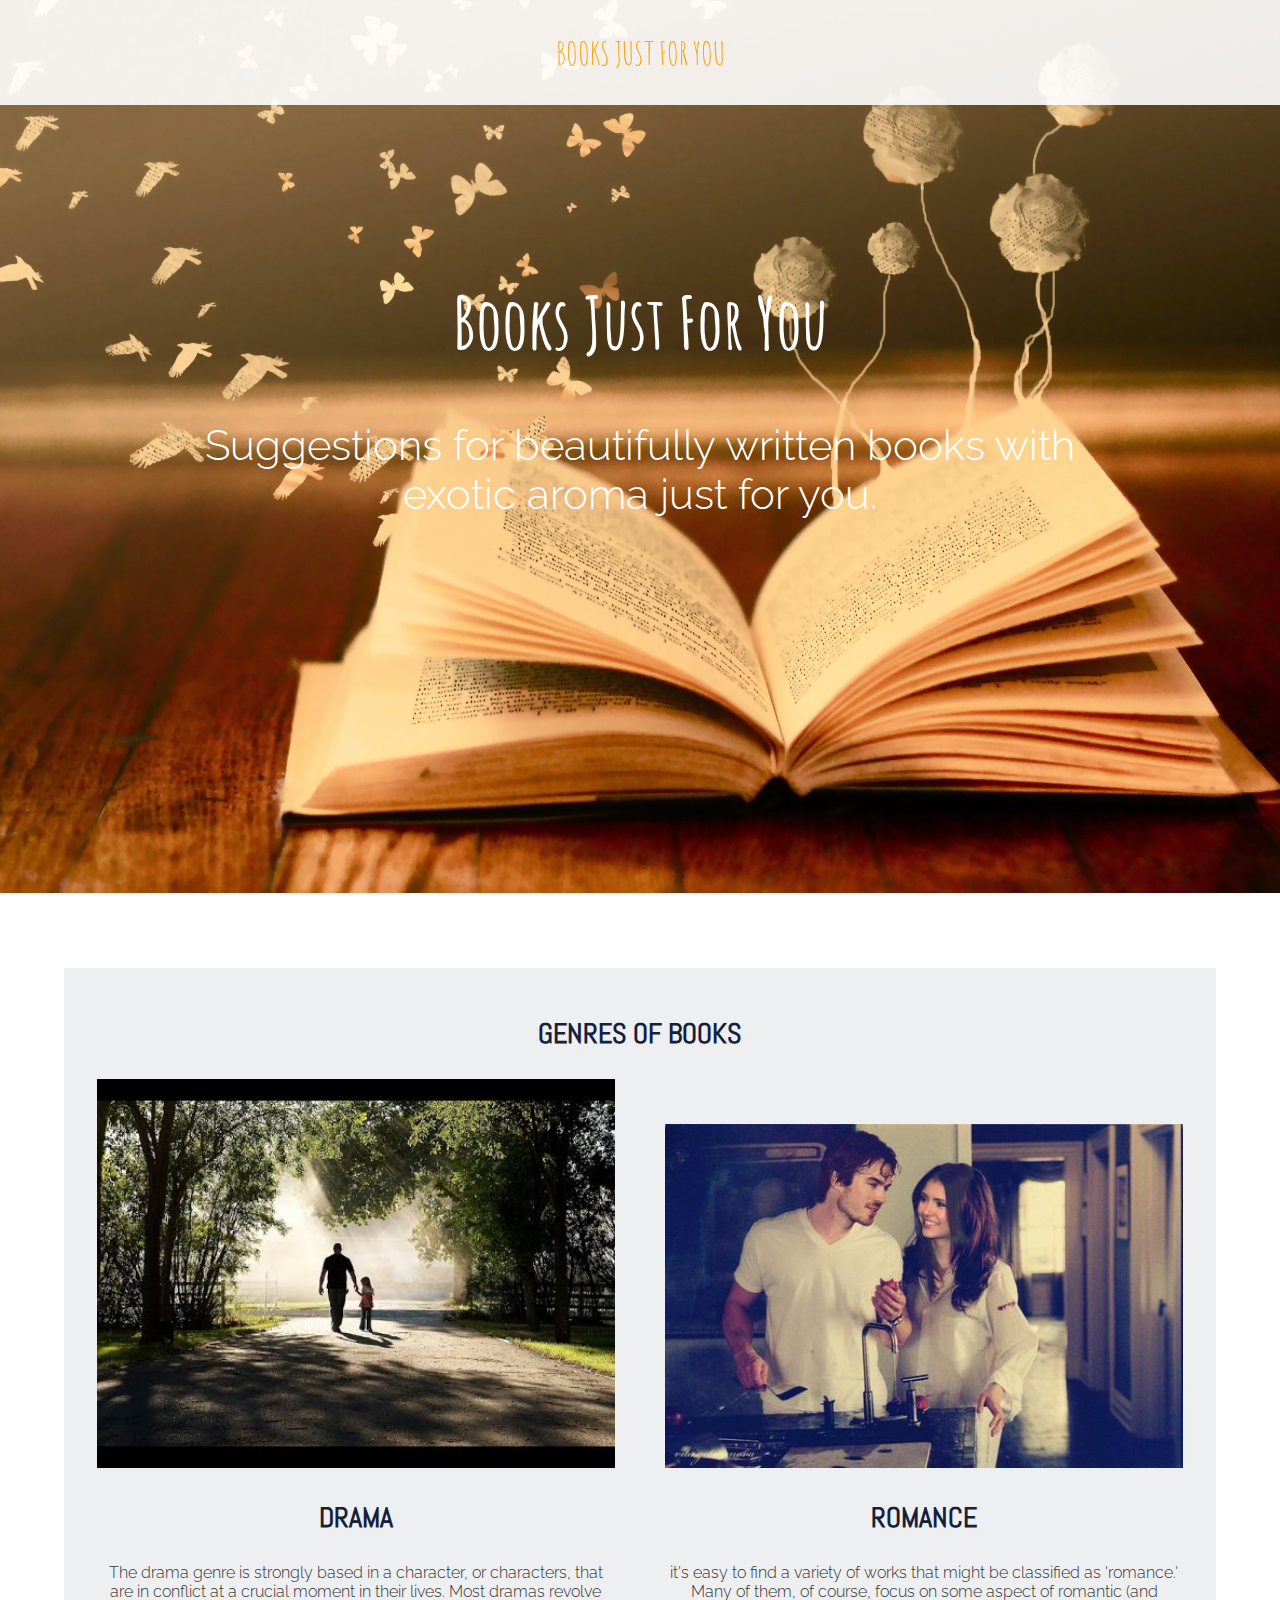
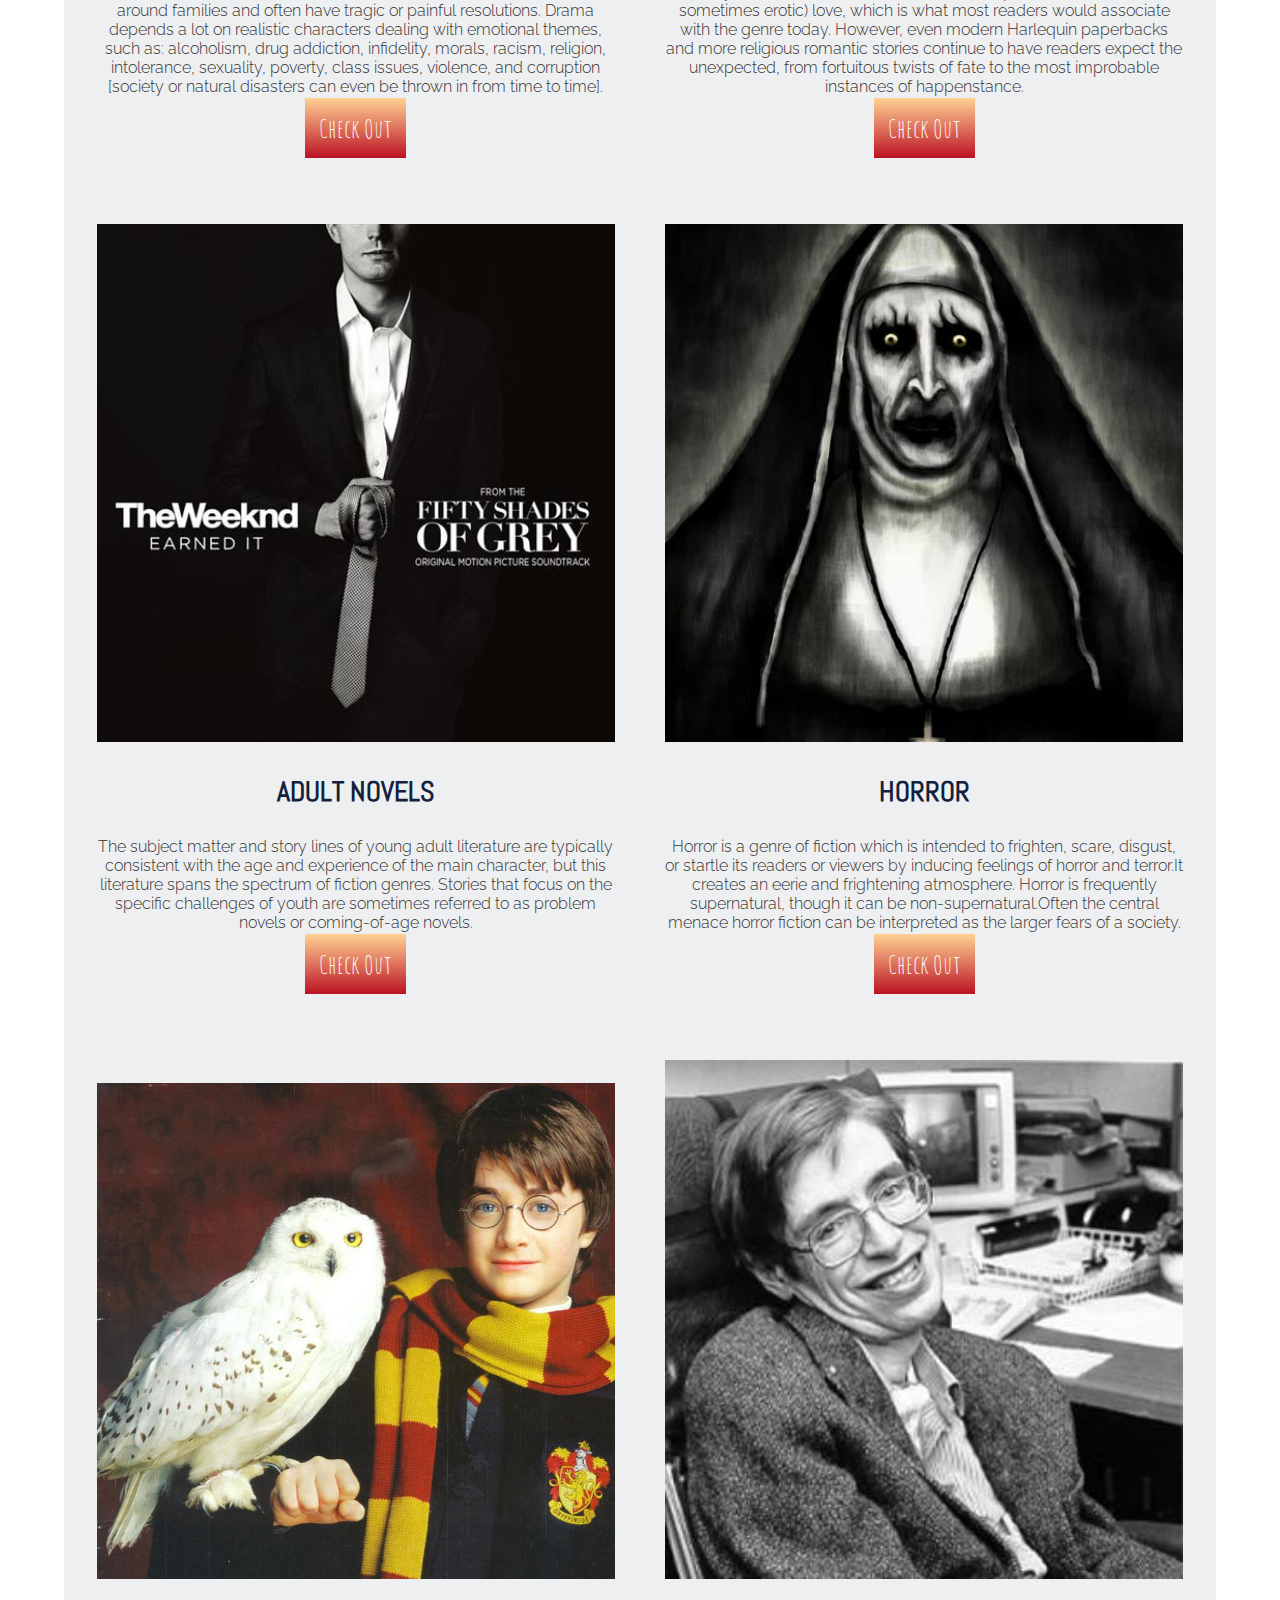
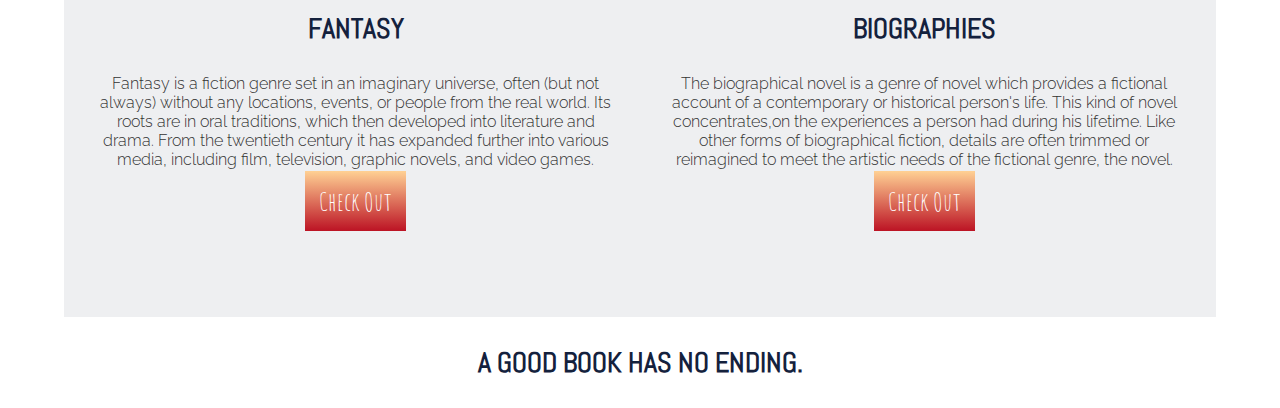
<file: index.html>
<!DOCTYPE html>
<html>
<head>
  <title>Books For You</title>
  <link href="https://fonts.googleapis.com/css?family=Abel|Amatic+SC|Raleway:100,200,300,400,500,600,700,800,900" rel="stylesheet">
  <link rel="stylesheet" type="text/css" href="style.css">
</head>
<body>

  <div class="navigation">
    <ul>
      <li id="logo">Books just for you</li>
    </ul>
  </div>

  <div id="cover">
    <div class="cover-content">
      <h1>Books Just For You</h1>
      <h2>Suggestions for beautifully written books with exotic aroma just for you.</h2>
      
    </div>
  </div>

  <div class="products">
    <h3 class="blue">Genres of Books</h3>
    <div class="product">
      <img src="drama.jpg">
      <h3>Drama</h3>
      <p>The drama genre is strongly based in a character, or characters, that are in conflict at a crucial moment in their lives. Most dramas revolve around families and often have tragic or painful resolutions.
Drama depends a lot on realistic characters dealing with emotional themes, such as: alcoholism, drug addiction, infidelity, morals, racism, religion, intolerance, sexuality, poverty, class issues, violence, and corruption [society or natural disasters can even be thrown in from time to time].</p>
      <a href="drama.html" class="btn">Check Out</a>
    </div>

    <div class="product">
      <img src="romance.jpg">
      <h3>Romance</h3>
      <p>it's easy to find a variety of works that might be classified as 'romance.' Many of them, of course, focus on some aspect of romantic (and sometimes erotic) love, which is what most readers would associate with the genre today. However, even modern Harlequin paperbacks and more religious romantic stories continue to have readers expect the unexpected, from fortuitous twists of fate to the most improbable instances of happenstance.</p>
      <a href="romance.html" class="btn">Check Out</a>
    </div>

    <div class="product">
      <img src="adult.jpg">
      <h3>Adult Novels</h3>
      <p>The subject matter and story lines of young adult literature are typically consistent with the age and experience of the main character, but this literature spans the spectrum of fiction genres. Stories that focus on the specific challenges of youth are sometimes referred to as problem novels or coming-of-age novels.</p>
      
      <a href="adult.html" class="btn">Check Out</a>
    </div>

    <div class="product">
      <img src="horro.jpg">
      <h3>Horror</h3>
      <p>Horror is a genre of fiction which is intended to frighten, scare, disgust, or startle its readers or viewers by inducing feelings of horror and terror.It creates an eerie and frightening atmosphere. Horror is frequently supernatural, though it can be non-supernatural.Often the central menace horror fiction can be interpreted as the larger fears of a society.</p>
      
      <a href="horror.html" class="btn">Check Out</a>
    </div>
  
    <div class="product">
      <img src="harry.jpg">
      <h3>Fantasy</h3>
      <p>Fantasy is a fiction genre set in an imaginary universe, often (but not always) without any locations, events, or people from the real world. Its roots are in oral traditions, which then developed into literature and drama. From the twentieth century it has expanded further into various media, including film, television, graphic novels, and video games.</p>
      
      <a href="fantasy.html" class="btn">Check Out</a>
    </div>

    <div class="product">
      <img src="stephen.jpg">
      <h3>Biographies</h3>
      <p>The biographical novel is a genre of novel which provides a fictional account of a contemporary or historical person's life. This kind of novel concentrates,on the experiences a person had during his lifetime. Like other forms of biographical fiction, details are often trimmed or reimagined to meet the artistic needs of the fictional genre, the novel.</p>
      
      <a href="bio.html" class="btn">Check Out</a>
    </div>

    
  </div>
  <h3>A good book has no ending.</h3>
  
</body>
</html>
</file>
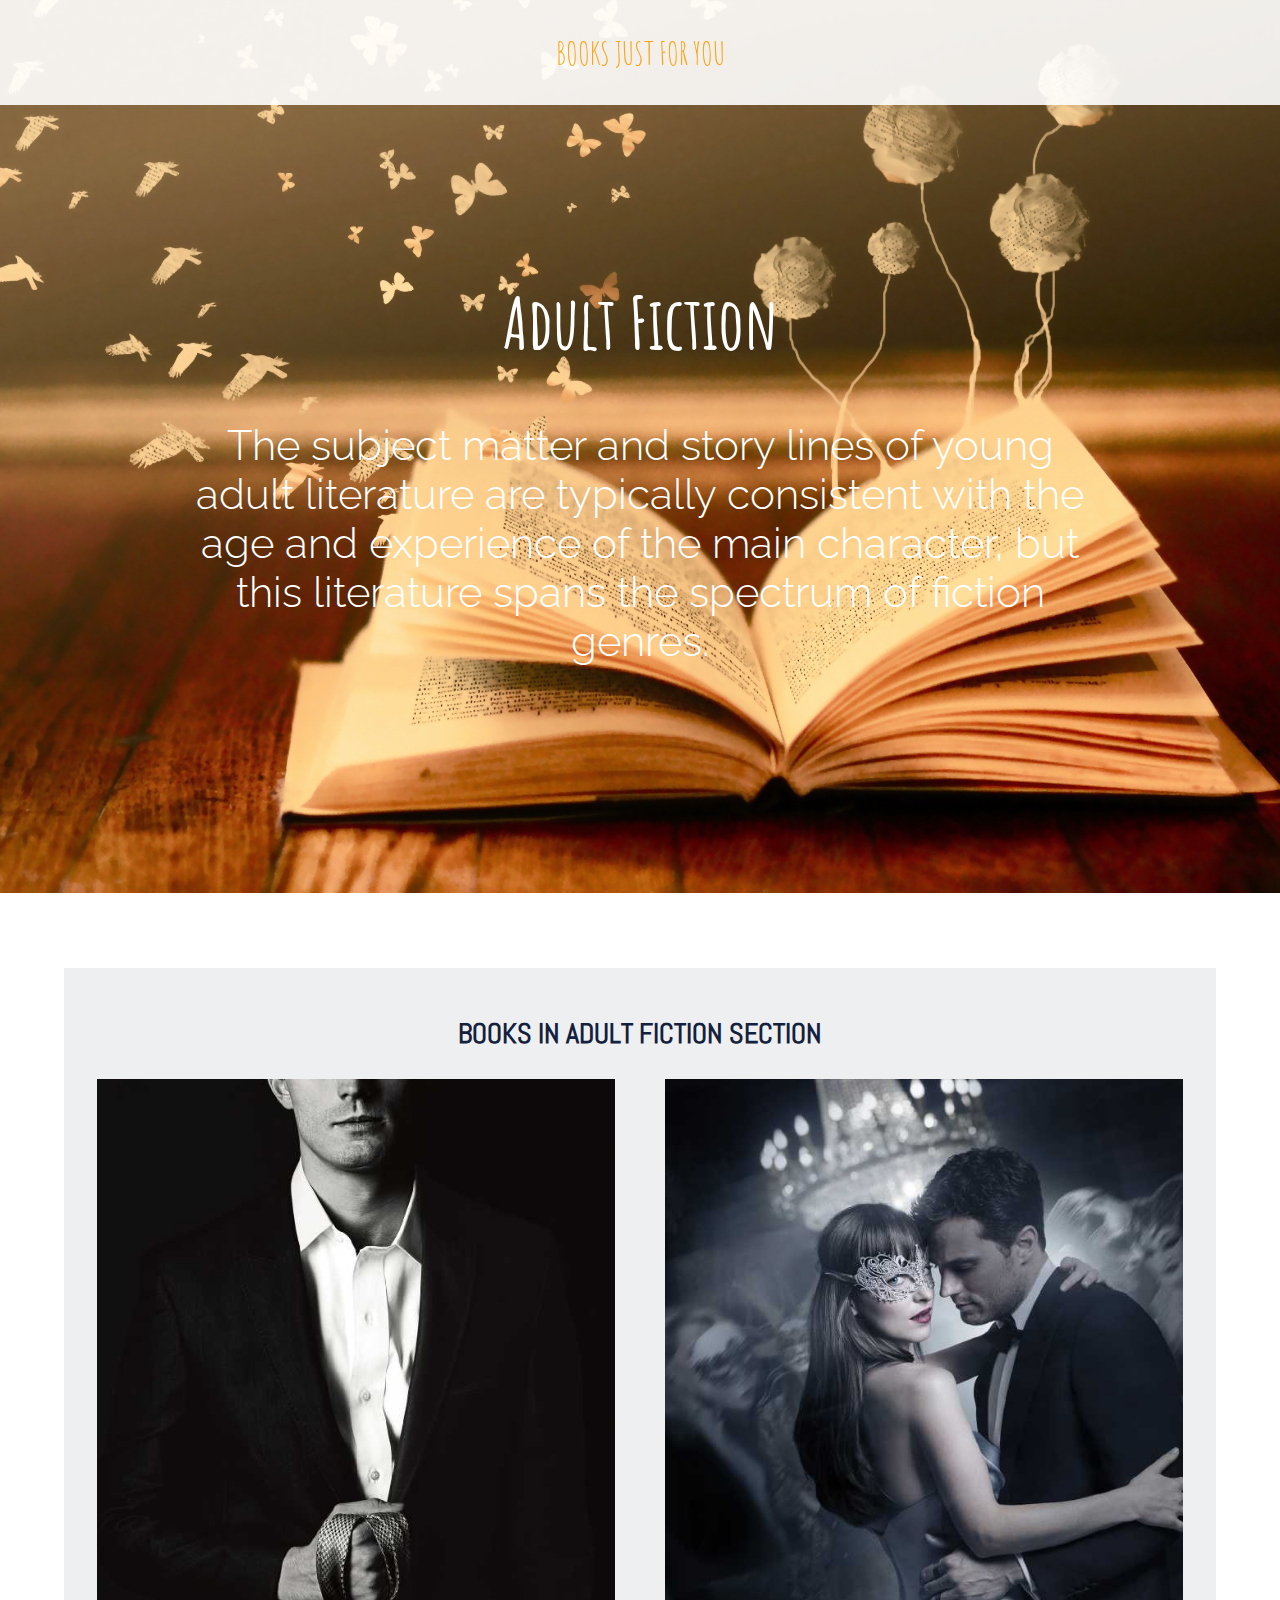
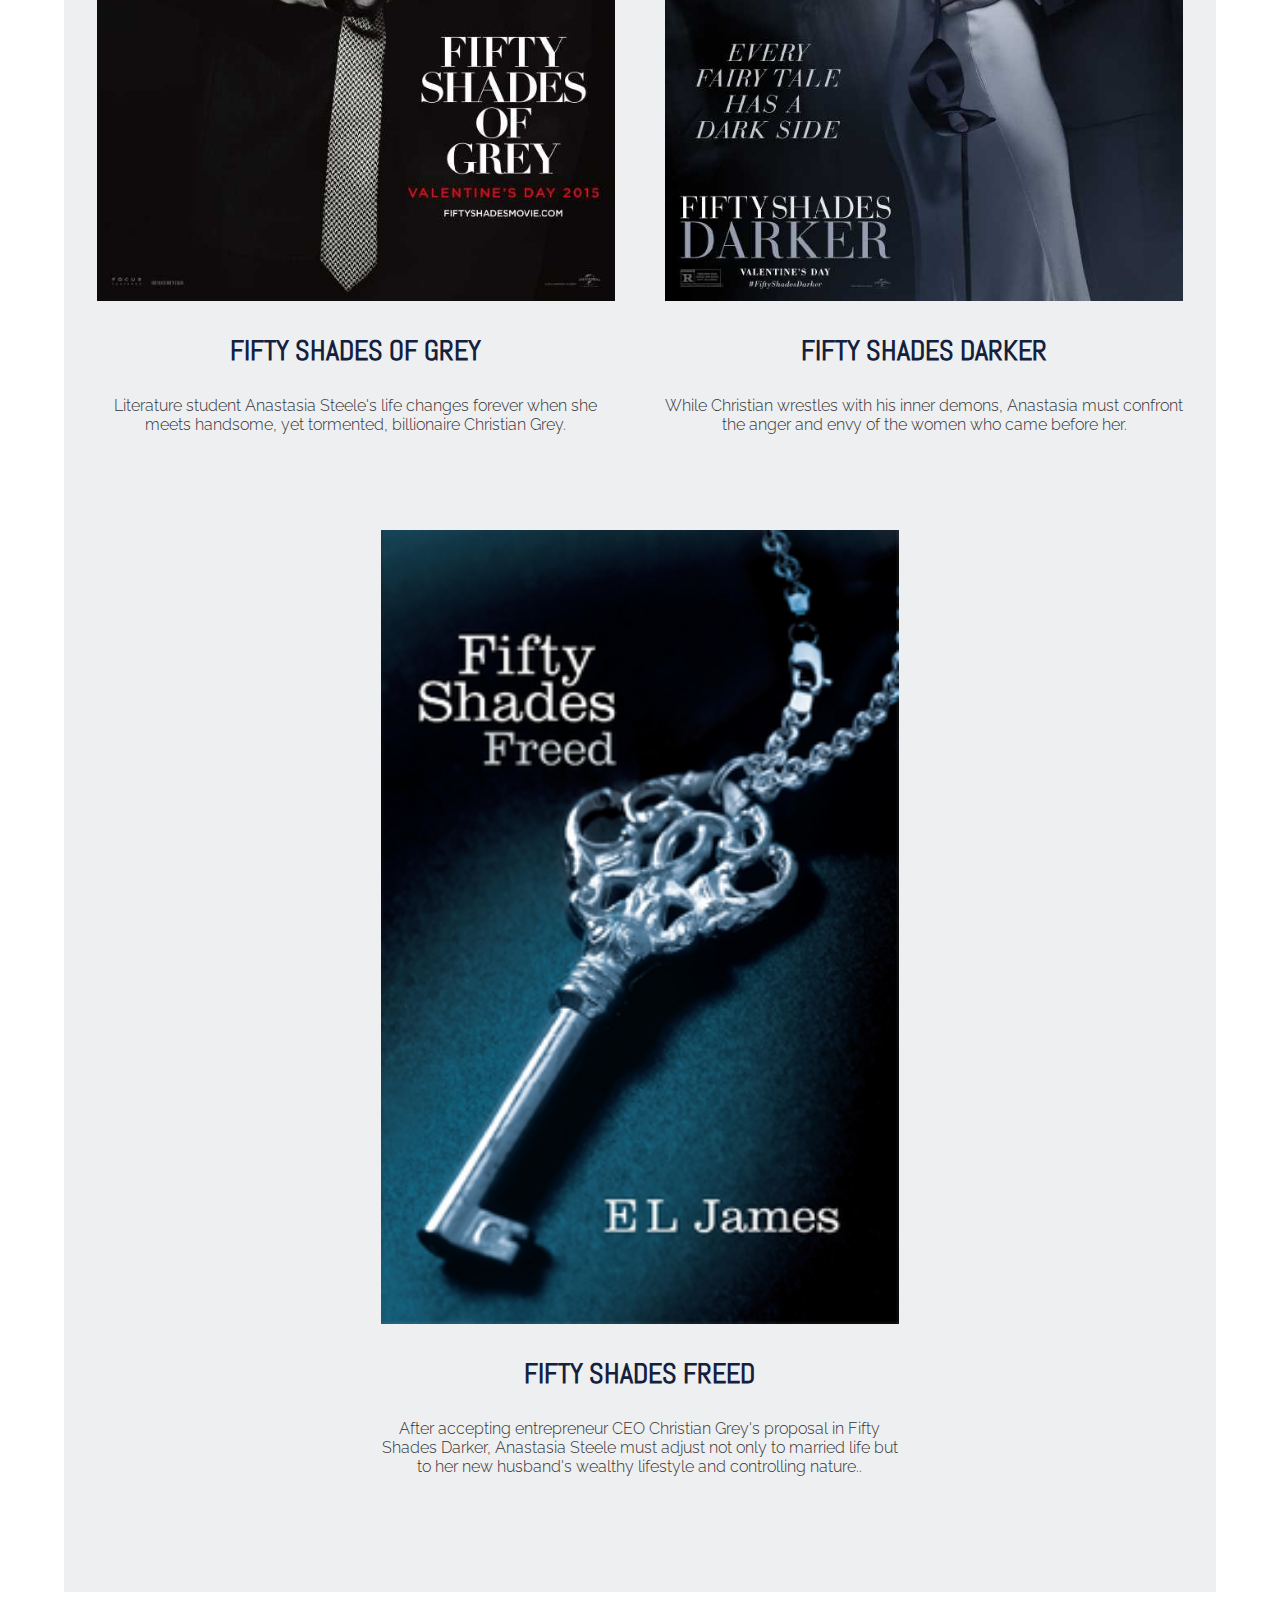
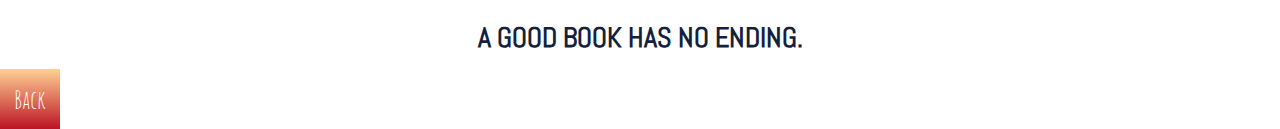
<file: adult.html>
<!DOCTYPE html>
<html>
<head>
  <title>Books For You</title>
  <link href="https://fonts.googleapis.com/css?family=Abel|Amatic+SC|Raleway:100,200,300,400,500,600,700,800,900" rel="stylesheet">
  <link rel="stylesheet" type="text/css" href="style.css">
</head>
<body>

  <div class="navigation">
    <ul>
      <li id="logo">Books just for you</li>
    </ul>
  </div>

  <div id="cover">
    <div class="cover-content">
      <h1>Adult Fiction</h1>
      <h2>The subject matter and story lines of young adult literature are typically consistent with the age and experience of the main character, but this literature spans the spectrum of fiction genres.</h2>
    </div>
  </div>

  <div class="products">
    <h3 class="blue">Books in Adult Fiction section</h3>
    <div class="product">
      <img src="fifty.jpg">
      <h3>Fifty Shades of Grey</h3>
      <p>Literature student Anastasia Steele's life changes forever when she meets handsome, yet tormented, billionaire Christian Grey.</p>
    </div>

    <div class="product">
      <img src="fifty2.jpg">
      <h3>Fifty Shades Darker</h3>
      <p>While Christian wrestles with his inner demons, Anastasia must confront the anger and envy of the women who came before her.</p>
    </div>

    <div class="product">
      <img src="fifty3.png">
      <h3>Fifty Shades freed</h3>
      <p>After accepting entrepreneur CEO Christian Grey's proposal in Fifty Shades Darker, Anastasia Steele must adjust not only to married life but to her new husband's wealthy lifestyle and controlling nature..</p>
    </div>

   
  
   
    
  </div>
  <h3>A good book has no ending.</h3>
  <a href="index.html" class="btn">Back</a>
</body>
</html>
</file>
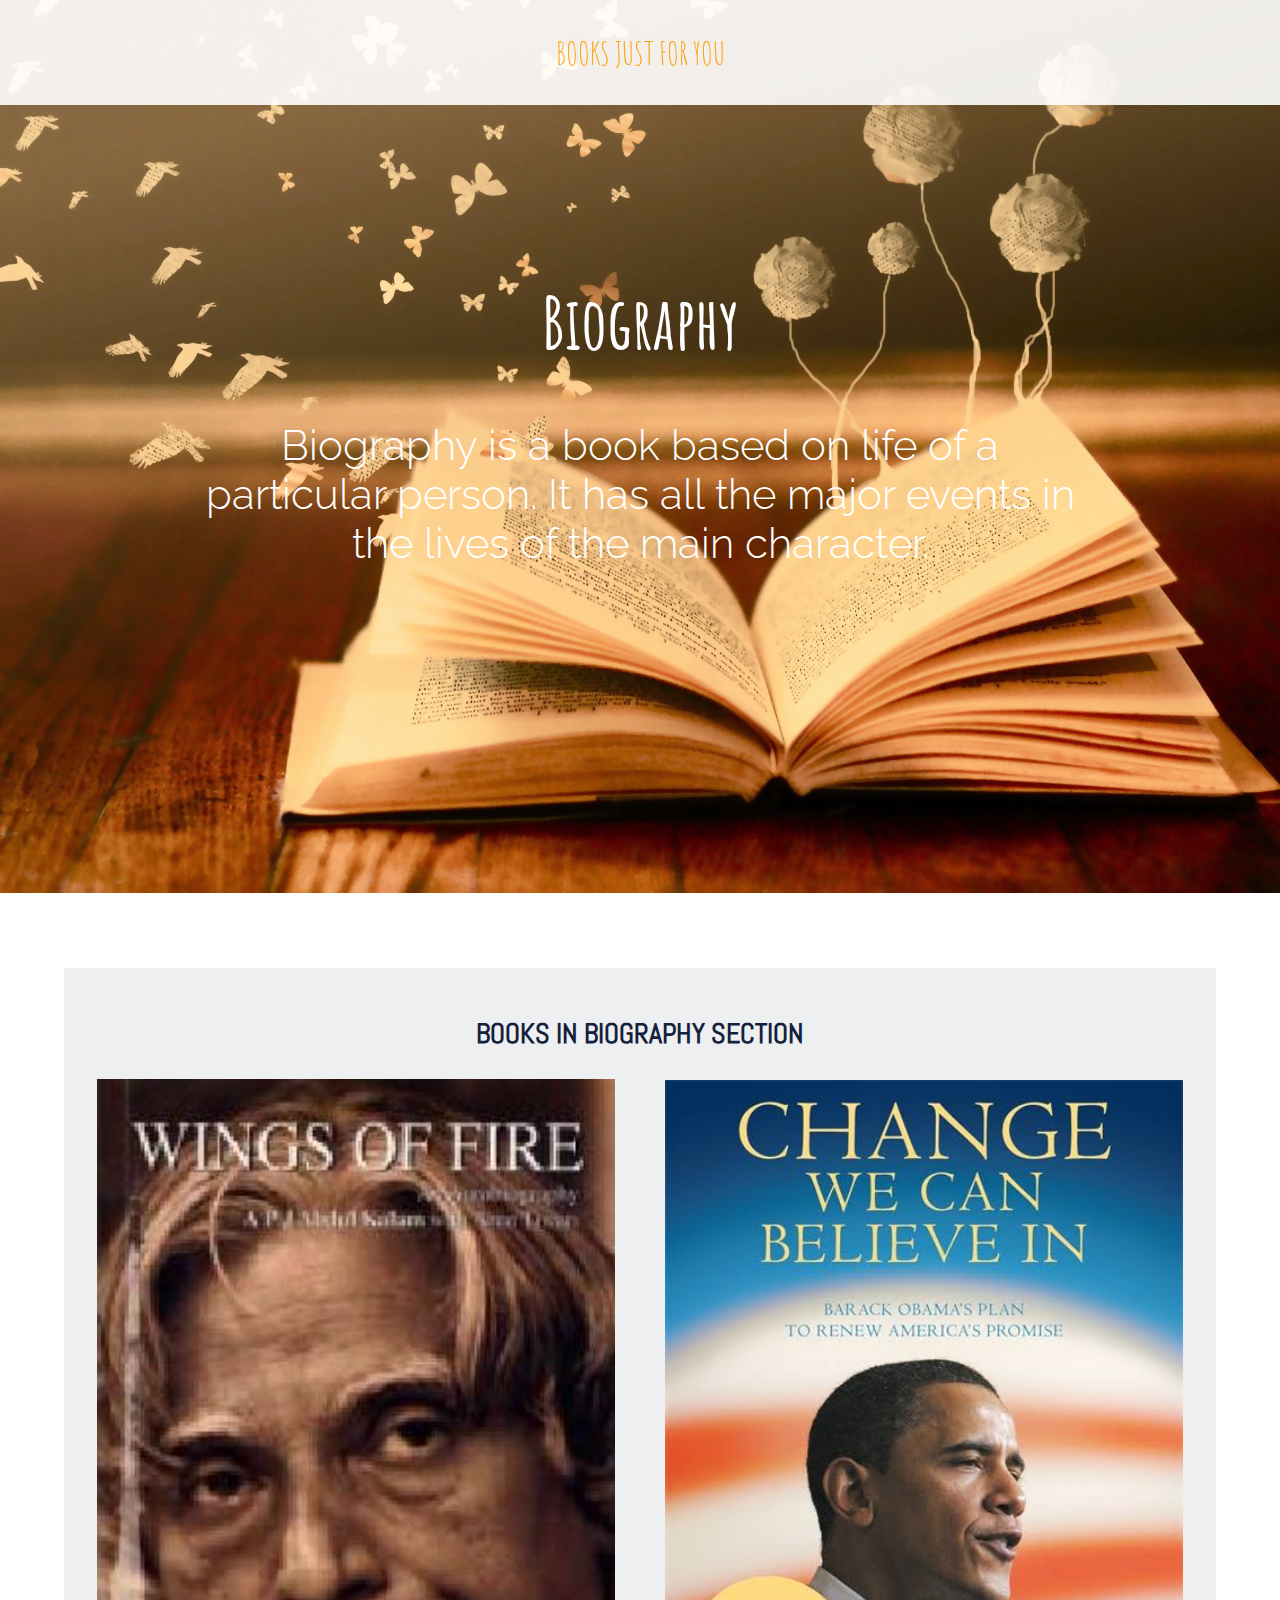
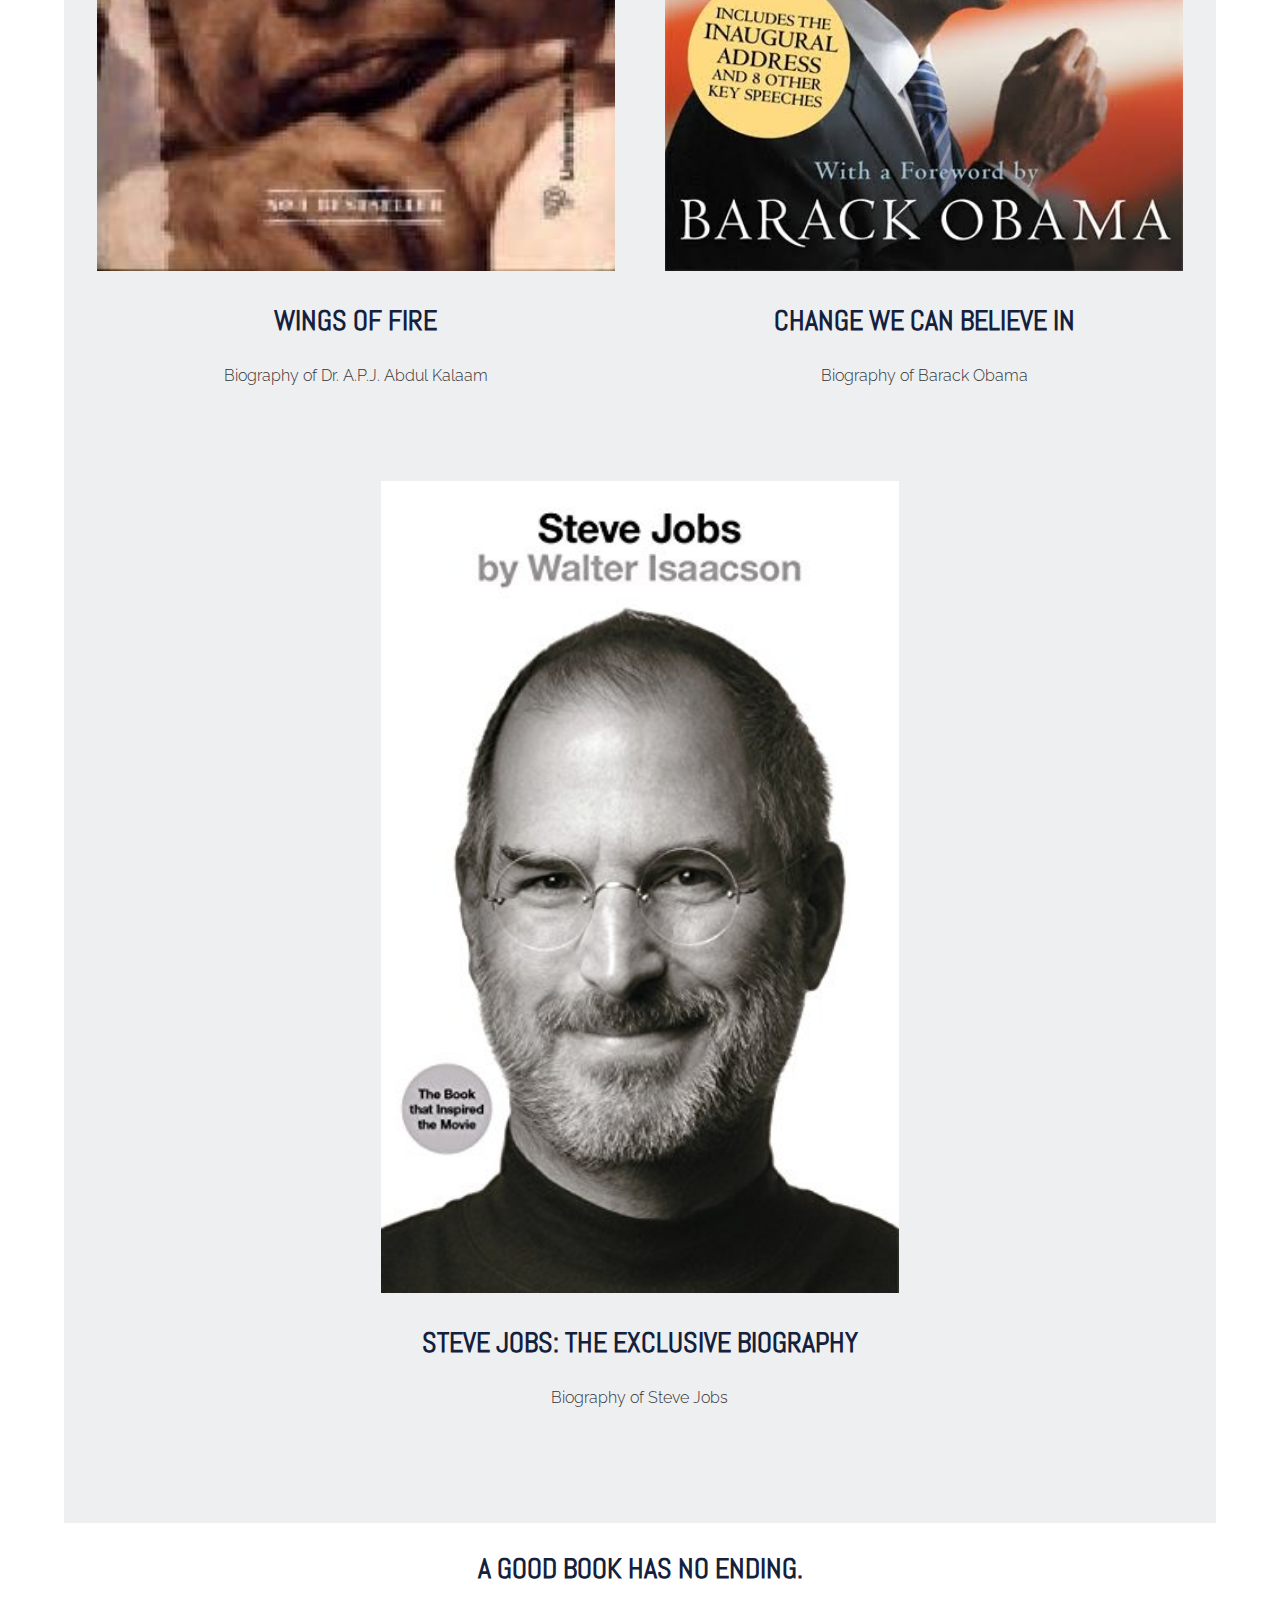
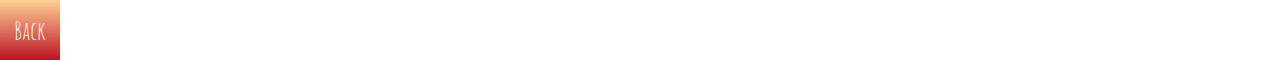
<file: bio.html>
<!DOCTYPE html>
<html>
<head>
  <title>Books For You</title>
  <link href="https://fonts.googleapis.com/css?family=Abel|Amatic+SC|Raleway:100,200,300,400,500,600,700,800,900" rel="stylesheet">
  <link rel="stylesheet" type="text/css" href="style.css">
</head>
<body>

  <div class="navigation">
    <ul>
      <li id="logo">Books just for you</li>
    </ul>
  </div>

  <div id="cover">
    <div class="cover-content">
      <h1>Biography</h1>
      <h2>Biography is a book based on life of a particular person. It has all the major events in the lives of the main character.</h2>
    </div>
  </div>

  <div class="products">
    <h3 class="blue">Books in Biography section</h3>
    <div class="product">
      <img src="wings.jfif">
      <h3>Wings of Fire</h3>
      <p>Biography of Dr. A.P.J. Abdul Kalaam</p>
    </div>

    <div class="product">
      <img src="obama.jfif">
      <h3>Change we can believe in</h3>
      <p>Biography of Barack Obama</p>
    </div>

    <div class="product">
      <img src="steve.jpg">
      <h3>Steve Jobs: The Exclusive Biography </h3>
      <p>Biography of Steve Jobs</p>
    </div>

  </div>
  <h3>A good book has no ending.</h3>
  <a href="index.html" class="btn">Back</a>
</body>
</html>
</file>
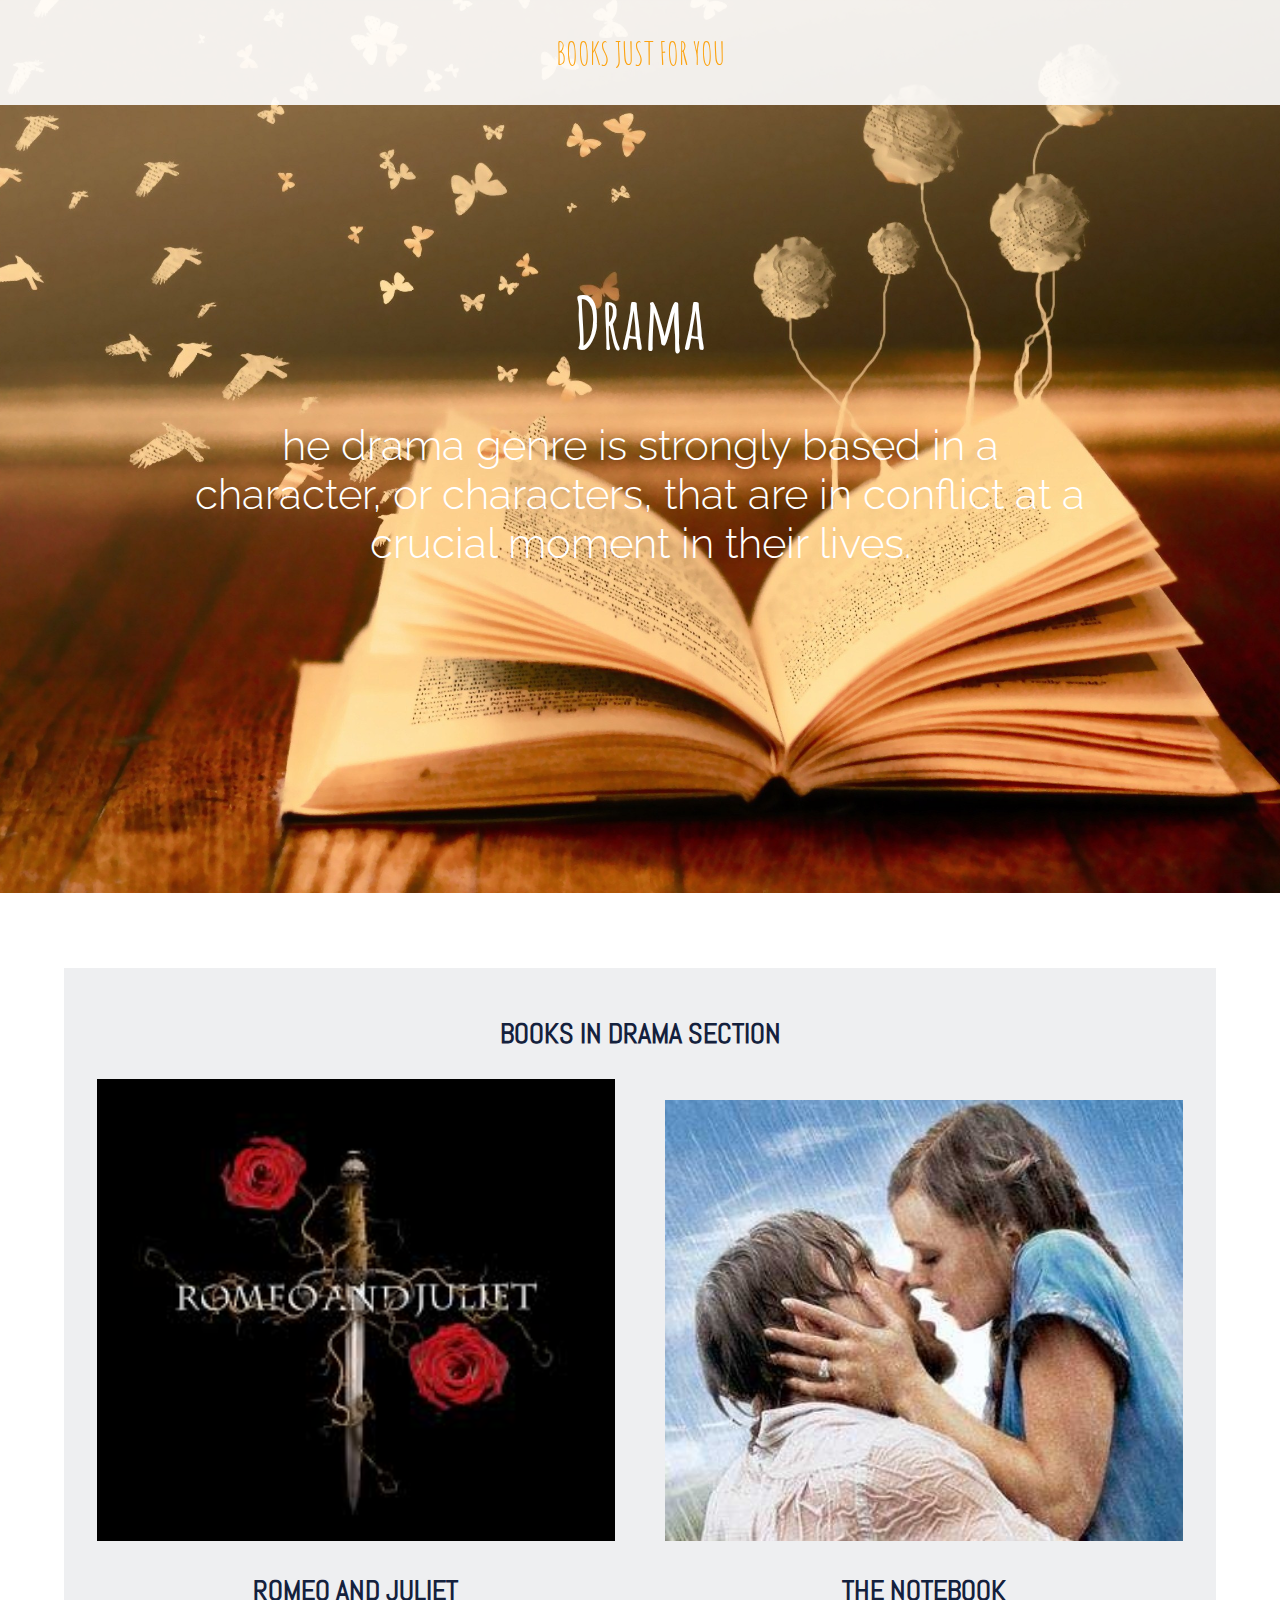
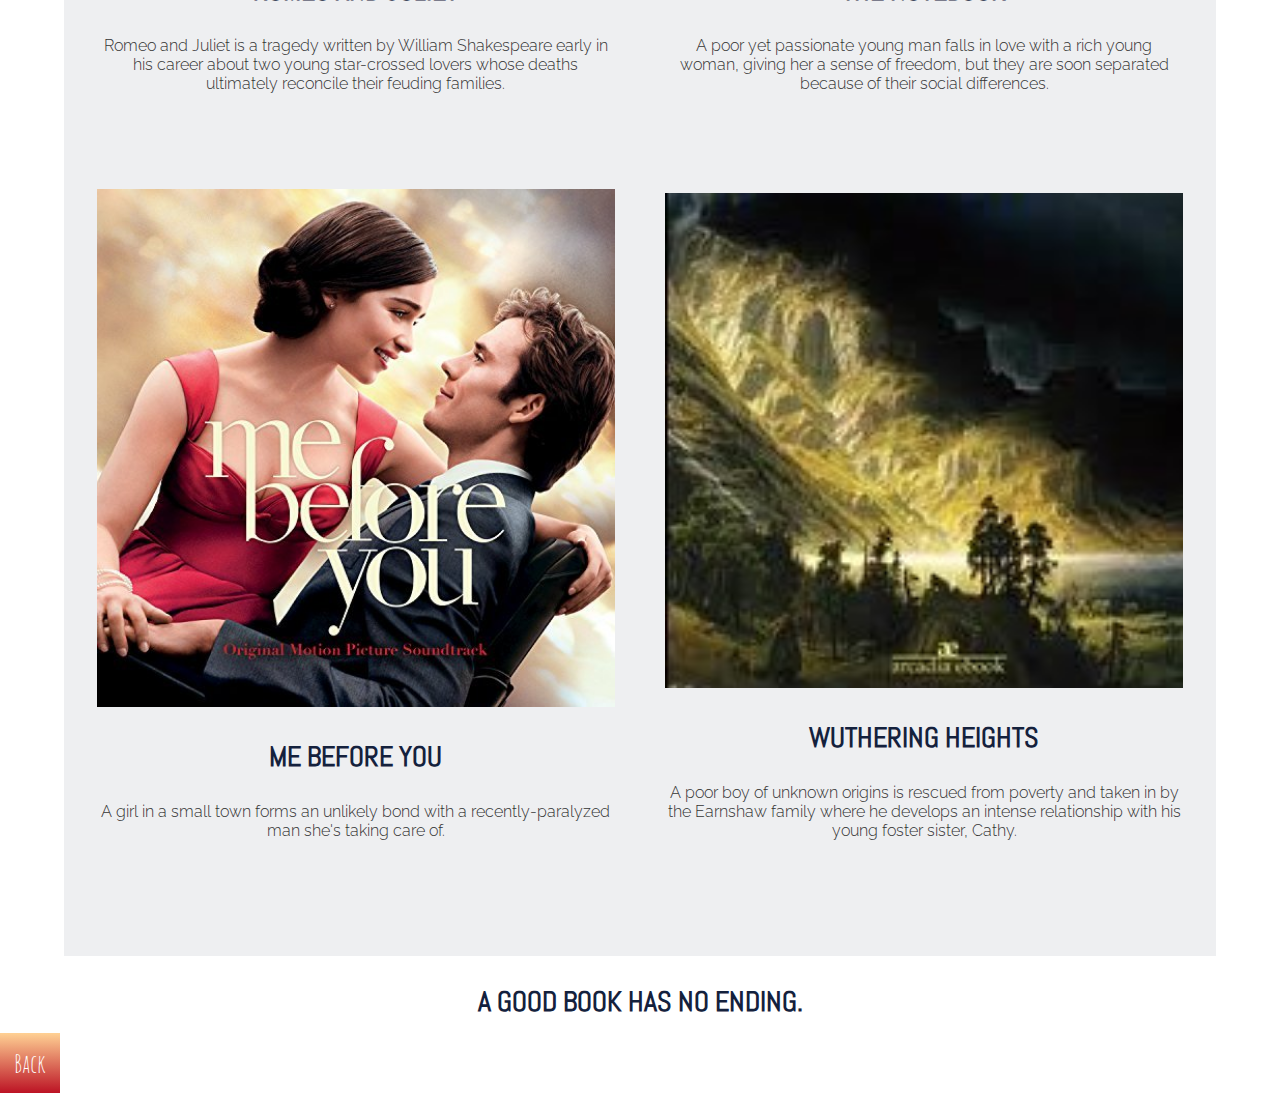
<file: drama.html>
<!DOCTYPE html>
<html>
<head>
  <title>Books For You</title>
  <link href="https://fonts.googleapis.com/css?family=Abel|Amatic+SC|Raleway:100,200,300,400,500,600,700,800,900" rel="stylesheet">
  <link rel="stylesheet" type="text/css" href="style.css">
</head>
<body>

  <div class="navigation">
    <ul>
      <li id="logo">Books just for you</li>
    </ul>
  </div>

  <div id="cover">
    <div class="cover-content">
      <h1>Drama</h1>
      <h2>he drama genre is strongly based in a character, or characters, that are in conflict at a crucial moment in their lives.</h2>
    </div>
  </div>

  <div class="products">
    <h3 class="blue">Books in Drama section</h3>
    <div class="product">
      <img src="romeo.jfif">
      <h3>Romeo and Juliet</h3>
      <p>Romeo and Juliet is a tragedy written by William Shakespeare early in his career about two young star-crossed lovers whose deaths ultimately reconcile their feuding families.</p>
    </div>

    <div class="product">
      <img src="notebook.jpeg">
      <h3>The Notebook</h3>
      <p>A poor yet passionate young man falls in love with a rich young woman, giving her a sense of freedom, but they are soon separated because of their social differences.</p>
    </div>

    <div class="product">
      <img src="me-you.jpeg">
      <h3>Me Before You</h3>
      <p>A girl in a small town forms an unlikely bond with a recently-paralyzed man she's taking care of.</p>
    </div>

    <div class="product">
      <img src="wuthering.jpg">
      <h3>Wuthering Heights</h3>
      <p>A poor boy of unknown origins is rescued from poverty and taken in by the Earnshaw family where he develops an intense relationship with his young foster sister, Cathy.</p>
    </div>
  
   
    
  </div>
  <h3>A good book has no ending.</h3>
    <a href="index.html" class="btn">Back</a>
  
</body>
</html>
</file>
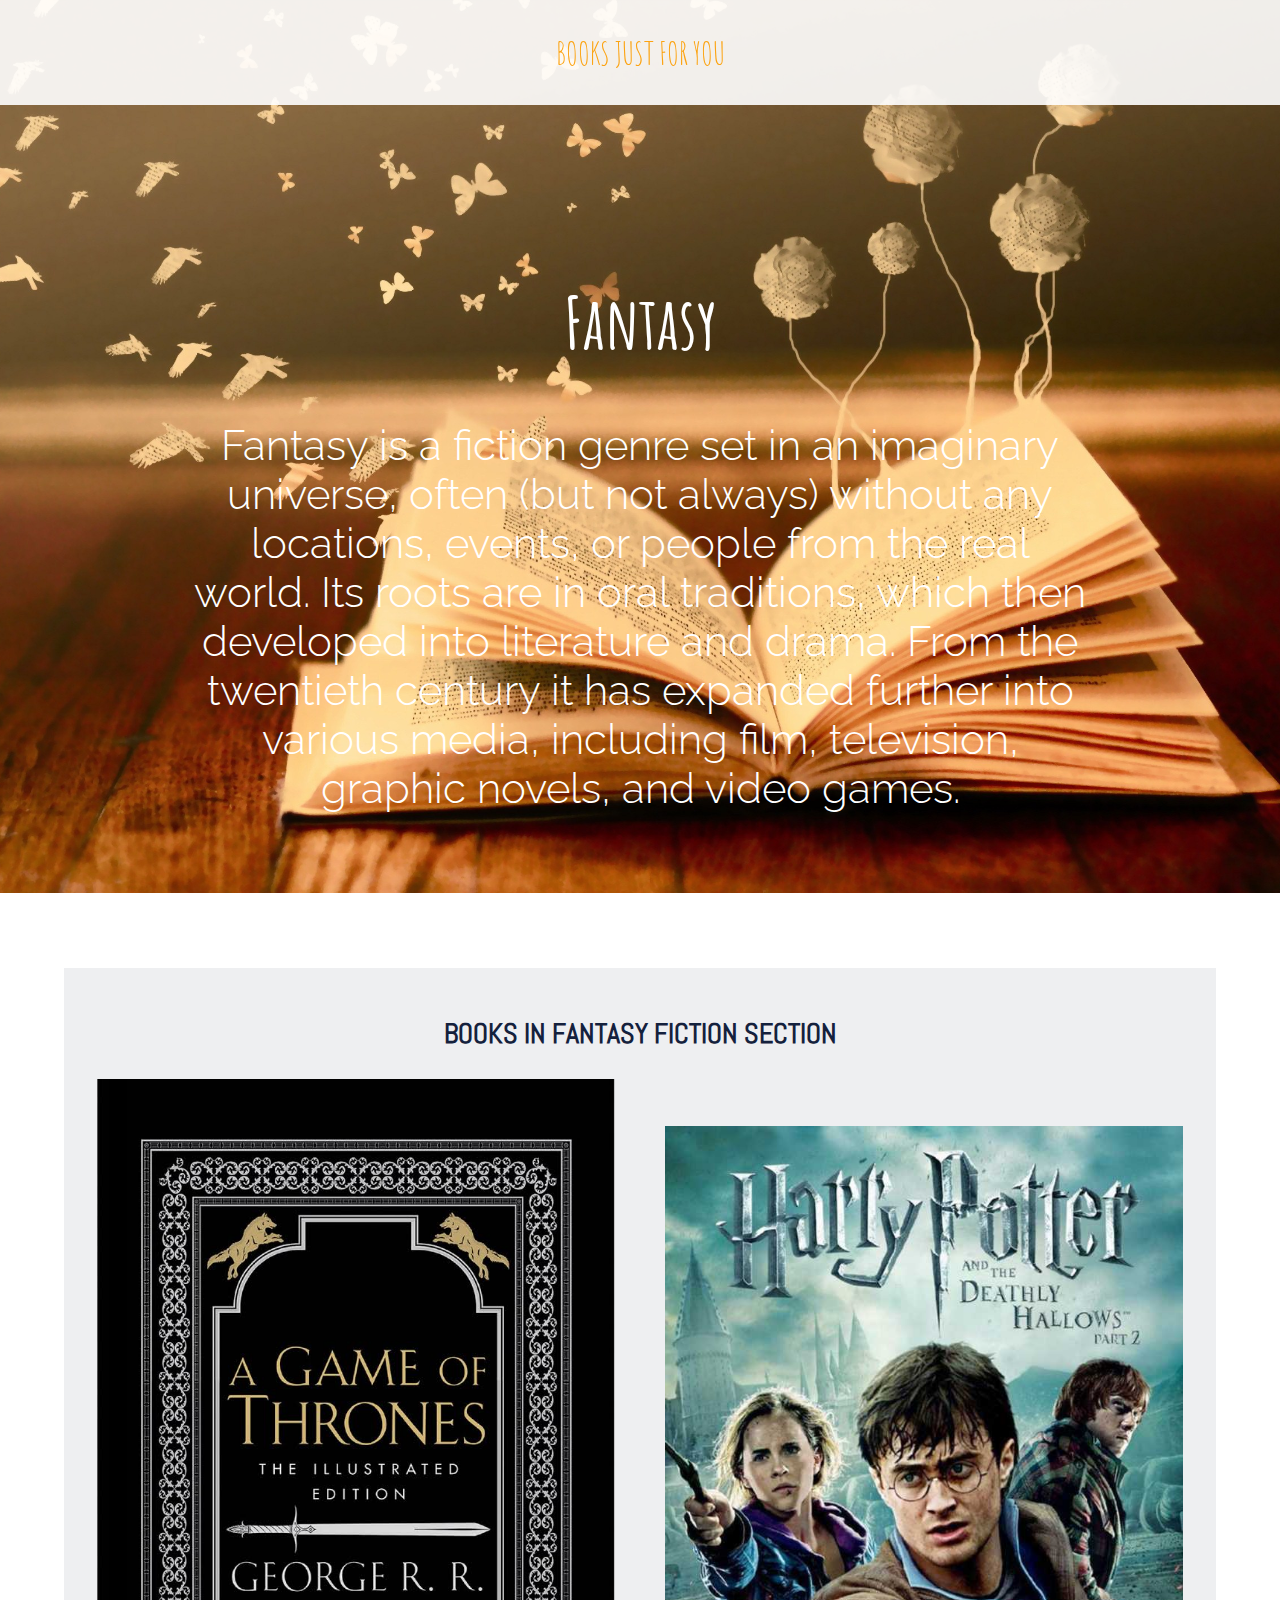
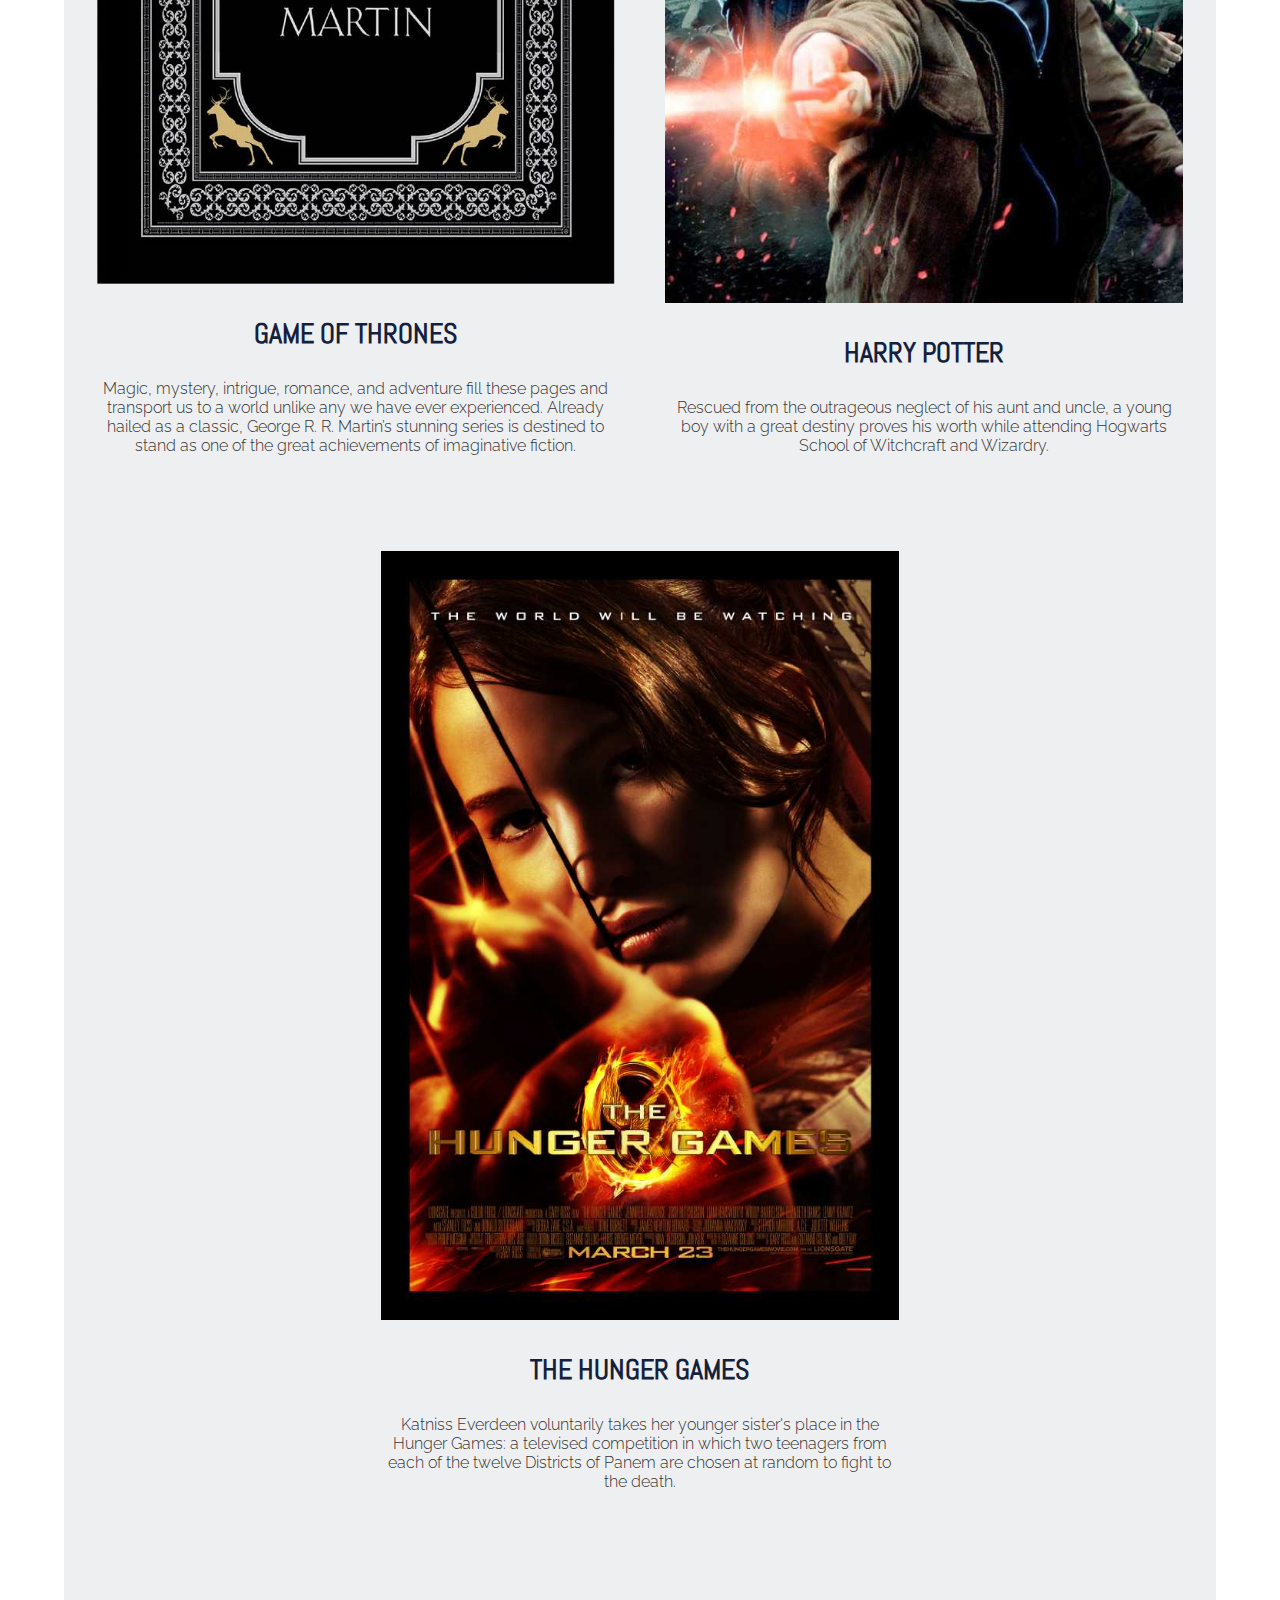
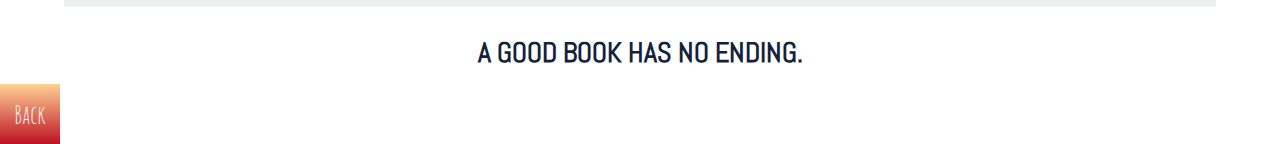
<file: fantasy.html>
<!DOCTYPE html>
<html>
<head>
  <title>Books For You</title>
  <link href="https://fonts.googleapis.com/css?family=Abel|Amatic+SC|Raleway:100,200,300,400,500,600,700,800,900" rel="stylesheet">
  <link rel="stylesheet" type="text/css" href="style.css">
</head>
<body>

  <div class="navigation">
    <ul>
      <li id="logo">Books just for you</li>
    </ul>
  </div>

  <div id="cover">
    <div class="cover-content">
      <h1>Fantasy</h1>
      <h2>Fantasy is a fiction genre set in an imaginary universe, often (but not always) without any locations, events, or people from the real world. Its roots are in oral traditions, which then developed into literature and drama. From the twentieth century it has expanded further into various media, including film, television, graphic novels, and video games.</h2>
    </div>
  </div>

  <div class="products">
    <h3 class="blue">Books in Fantasy Fiction section</h3>
    <div class="product">
      <img src="game.jfif">
      <h3>Game of Thrones</h3>
      <p>Magic, mystery, intrigue, romance, and adventure fill these pages and transport us to a world unlike any we have ever experienced. Already hailed as a classic, George R. R. Martin’s stunning series is destined to stand as one of the great achievements of imaginative fiction.</p>
    </div>

    <div class="product">
      <img src="harry1.jpg">
      <h3>Harry Potter</h3>
      <p>Rescued from the outrageous neglect of his aunt and uncle, a young boy with a great destiny proves his worth while attending Hogwarts School of Witchcraft and Wizardry.</p>
    </div>

    <div class="product">
      <img src="hunger.jpg">
      <h3>The Hunger Games</h3>
      <p>Katniss Everdeen voluntarily takes her younger sister's place in the Hunger Games: a televised competition in which two teenagers from each of the twelve Districts of Panem are chosen at random to fight to the death.</p>
    </div>

  </div>
  <h3>A good book has no ending.</h3>
  <a href="index.html" class="btn">Back</a>
</body>
</html>
</file>
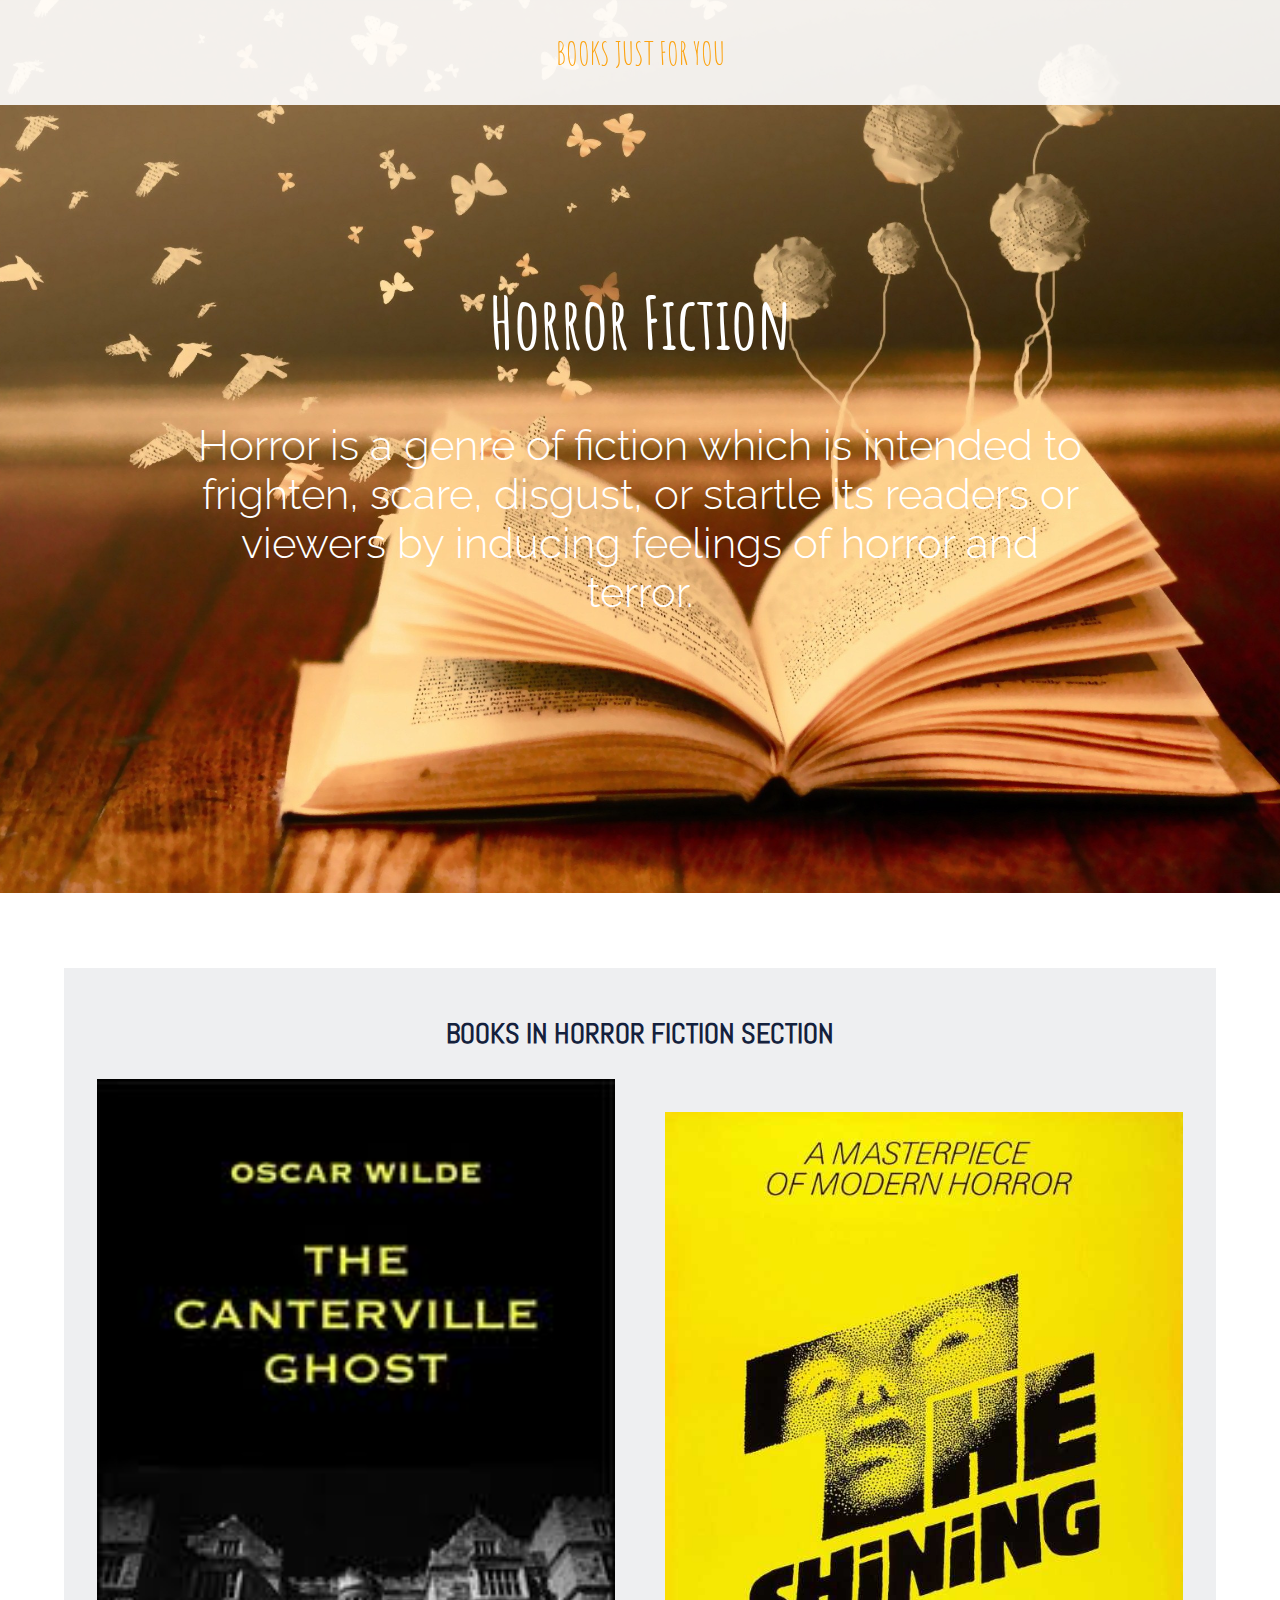
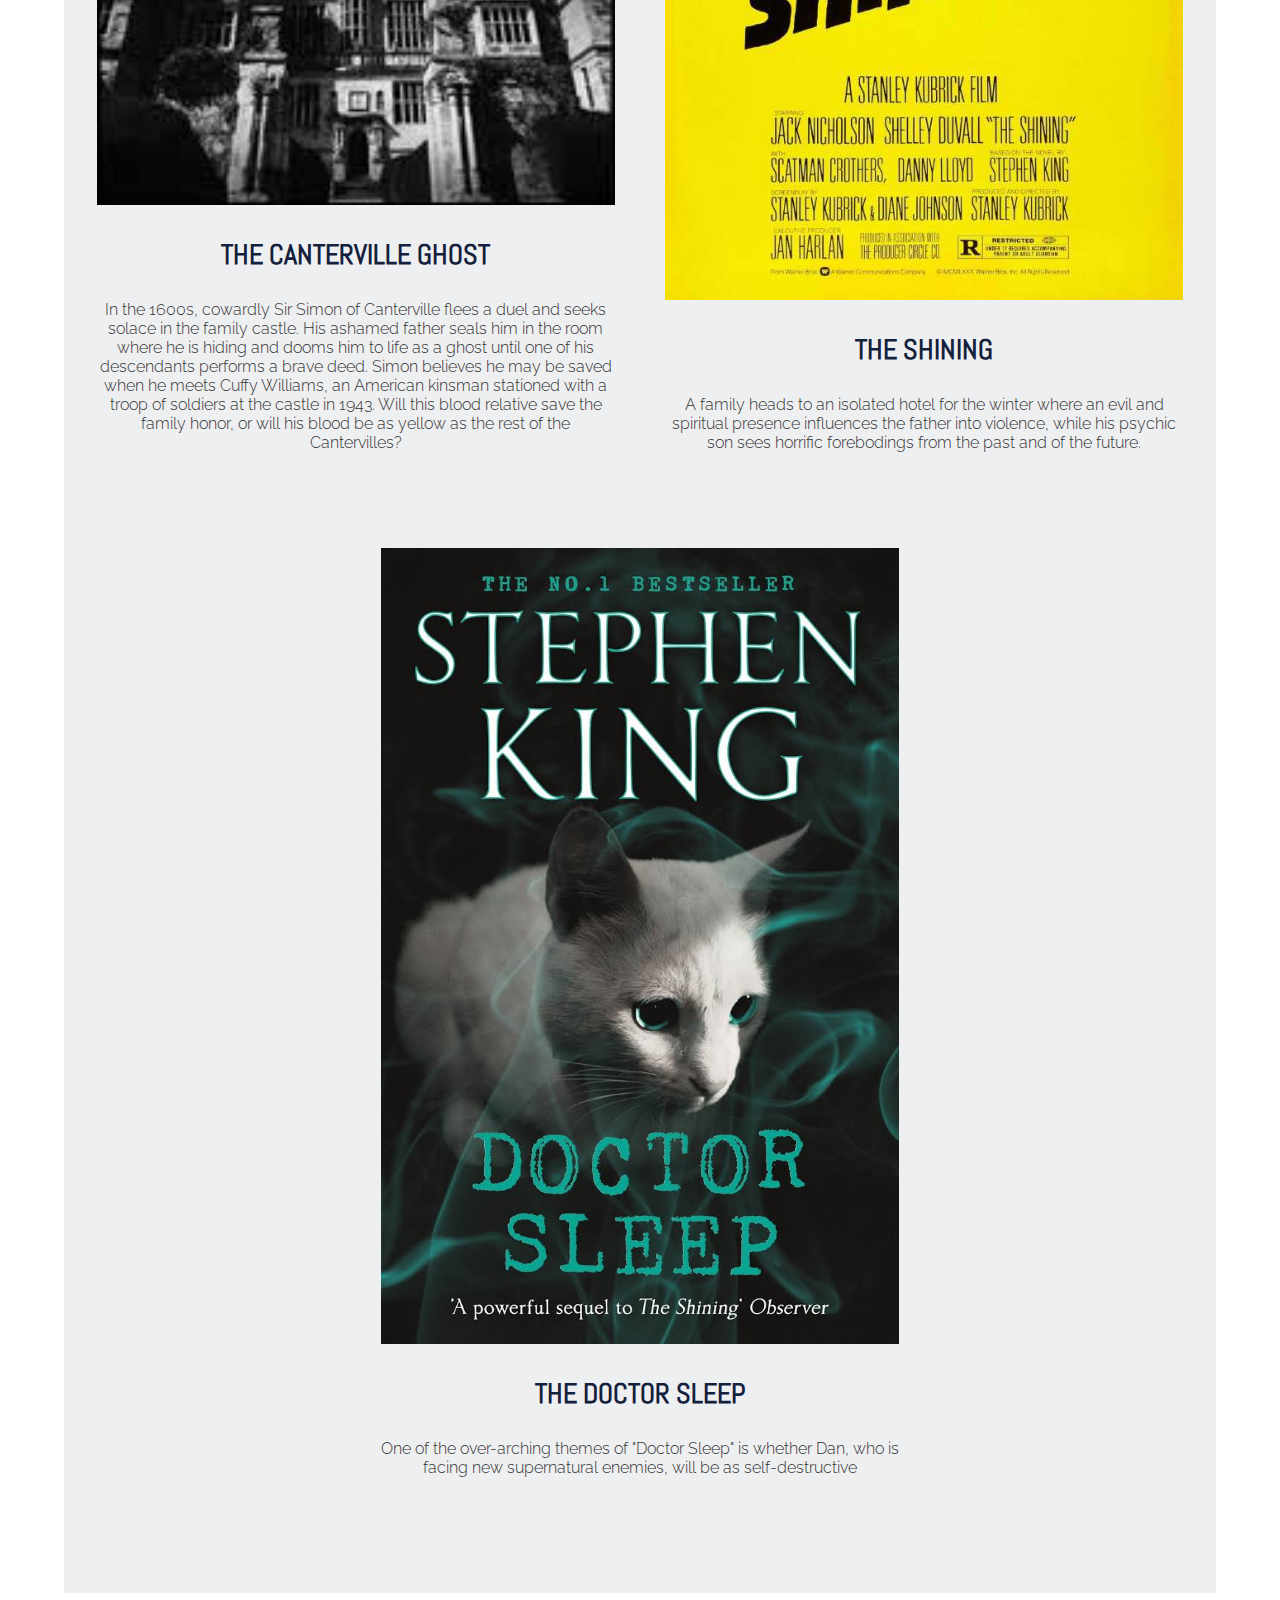
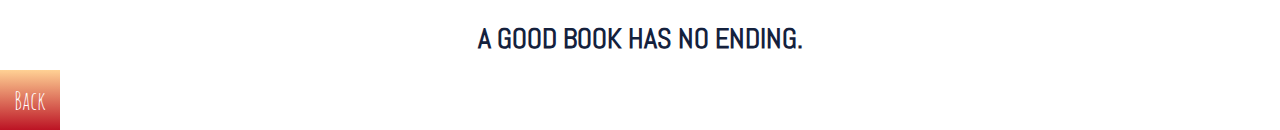
<file: horror.html>
<!DOCTYPE html>
<html>
<head>
  <title>Books For You</title>
  <link href="https://fonts.googleapis.com/css?family=Abel|Amatic+SC|Raleway:100,200,300,400,500,600,700,800,900" rel="stylesheet">
  <link rel="stylesheet" type="text/css" href="style.css">
</head>
<body>

  <div class="navigation">
    <ul>
      <li id="logo">Books just for you</li>
    </ul>
  </div>

  <div id="cover">
    <div class="cover-content">
      <h1>Horror Fiction</h1>
      <h2>Horror is a genre of fiction which is intended to frighten, scare, disgust, or startle its readers or viewers by inducing feelings of horror and terror.</h2>
    </div>
  </div>

  <div class="products">
    <h3 class="blue">Books in Horror Fiction section</h3>
    <div class="product">
      <img src="ghost.jfif">
      <h3>The Canterville Ghost</h3>
      <p>In the 1600s, cowardly Sir Simon of Canterville flees a duel and seeks solace in the family castle. His ashamed father seals him in the room where he is hiding and dooms him to life as a ghost until one of his descendants performs a brave deed. Simon believes he may be saved when he meets Cuffy Williams, an American kinsman stationed with a troop of soldiers at the castle in 1943. Will this blood relative save the family honor, or will his blood be as yellow as the rest of the Cantervilles?</p>
    </div>

    <div class="product">
      <img src="shining.jpg">
      <h3>The Shining</h3>
      <p>A family heads to an isolated hotel for the winter where an evil and spiritual presence influences the father into violence, while his psychic son sees horrific forebodings from the past and of the future.</p>
    </div>

    <div class="product">
      <img src="doctor.jfif">
      <h3>The Doctor Sleep</h3>
      <p>One of the over-arching themes of "Doctor Sleep" is whether Dan, who is facing new supernatural enemies, will be as self-destructive</p>
    </div>

  </div>
  <h3>A good book has no ending.</h3>
  <a href="index.html" class="btn">Back</a>
</body>
</html>
</file>
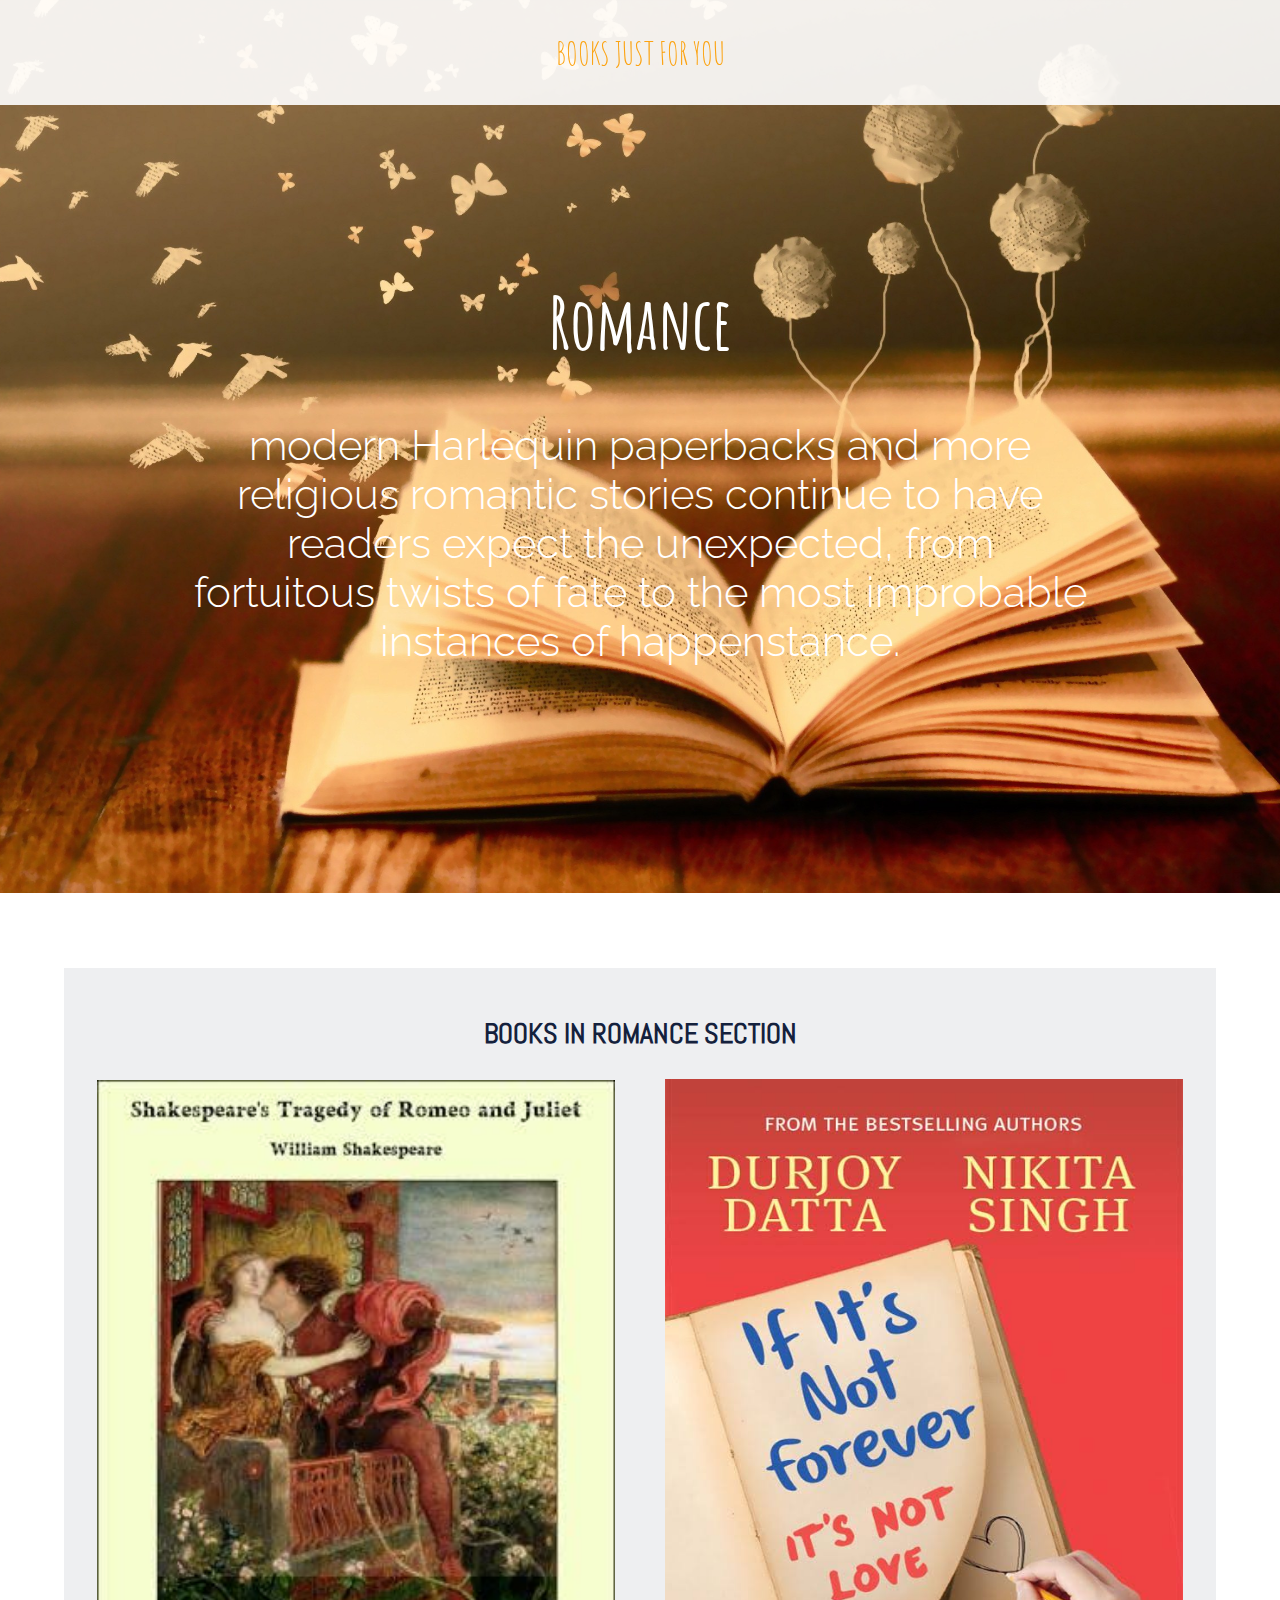
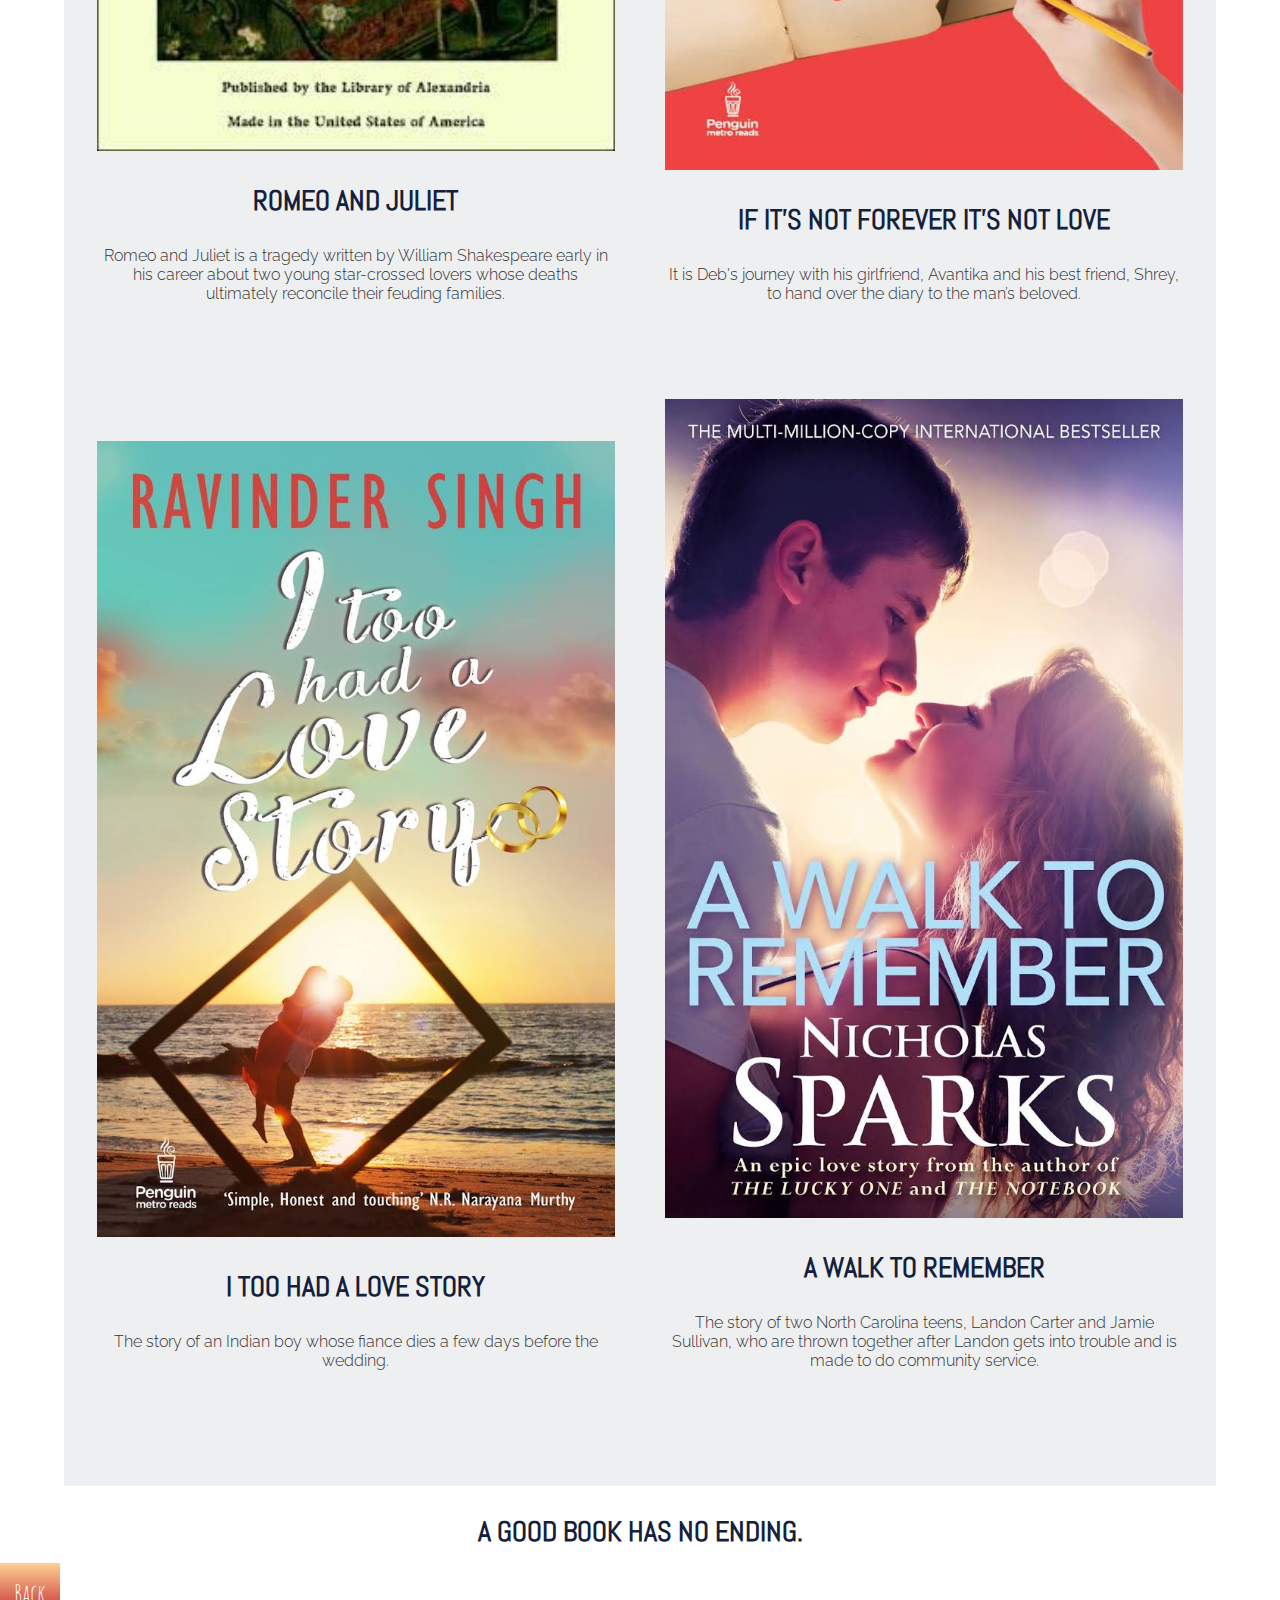
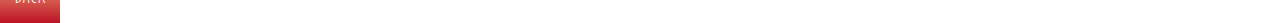
<file: romance.html>
<!DOCTYPE html>
<html>
<head>
  <title>Books For You</title>
  <link href="https://fonts.googleapis.com/css?family=Abel|Amatic+SC|Raleway:100,200,300,400,500,600,700,800,900" rel="stylesheet">
  <link rel="stylesheet" type="text/css" href="style.css">
</head>
<body>

  <div class="navigation">
    <ul>
      <li id="logo">Books just for you</li>
    </ul>
  </div>

  <div id="cover">
    <div class="cover-content">
      <h1>Romance</h1>
      <h2>modern Harlequin paperbacks and more religious romantic stories continue to have readers expect the unexpected, from fortuitous twists of fate to the most improbable instances of happenstance.</h2>
    </div>
  </div>

  <div class="products">
    <h3 class="blue">Books in Romance section</h3>
    <div class="product">
      <img src="romeo1.jfif">
      <h3>Romeo and Juliet</h3>
      <p>Romeo and Juliet is a tragedy written by William Shakespeare early in his career about two young star-crossed lovers whose deaths ultimately reconcile their feuding families.</p>
    </div>

    <div class="product">
      <img src="notforever.jfif">
      <h3>If it's not forever it's not love</h3>
      <p>It is Deb's journey with his girlfriend, Avantika and his best friend, Shrey, to hand over the diary to the man’s beloved.</p>
    </div>

    <div class="product">
      <img src="toolove.jfif">
      <h3>I too had a love story</h3>
      <p>The story of an Indian boy whose fiance dies a few days before the wedding.</p>
    </div>

    <div class="product">
      <img src="walk.jfif">
      <h3>A Walk to Remember</h3>
      <p>The story of two North Carolina teens, Landon Carter and Jamie Sullivan, who are thrown together after Landon gets into trouble and is made to do community service.</p>
    </div>
  
   
    
  </div>
  <h3>A good book has no ending.</h3>
  <a href="index.html" class="btn">Back</a>
</body>
</html>
</file>
<file: style.css>
body {
  background-color: #FFF;
  margin: 0;
  padding: 0;
}

#cover {
  height: 900px;
  position: relative;
  top: -55px;
  width: 100%;
  /*background-image:url("https://s3.amazonaws.com/codecademy-content/courses/web-101/unit-8/htmlcss1-img_bicycles.jpeg");
  background-repeat:no-repeat;
  background-position:center bottom;*/
  background:url("book.jpg") no-repeat center bottom;
  background-size:cover;
  background-attachment:fixed;
}

.navigation {
  background-color: rgba(255, 255, 255, 0.9);
  overflow-y: auto;
  position: fixed;
  left: 0;
  top: 0;
  text-align: center;
  width: 100%;
  z-index: 10000;
}

ul {
  padding: 0;
}

li {
  color: #14213D;
  display: inline-block;
  font-family: 'Abel', sans-serif;
  font-size: 16px;
  font-weight: 300;
  margin: 16px 20px;
  text-transform: uppercase;
}

#logo {
  color: #FCA311;
  font-family: 'Amatic SC', cursive;
  font-size: 32px;
  padding: 0px 50px;
}

.cover-content {
  box-sizing: border-box;
  margin: 0 auto;
  position: relative;
  text-align: center;
  top: 280px;
  width: 70%;
}

h1 {
  color: #FFF;
  font-family: 'Amatic SC', cursive;
  font-size: 72px;
  line-height: 60px;
  padding: 20px 10px;
  text-align: center;
}

h2 {
  color: #fff;
  font-family: 'Raleway', sans-serif;
  font-size: 42px;
  font-weight: 300;
  text-align: center;
}

h3 {
  color: #14213D;
  font-family: 'Abel', sans-serif;
  font-size: 28px;
  text-align: center;
  text-transform: uppercase;
}

h4 {
  color: #FCA311;
  font-family: 'Abel', sans-serif;
  font-size: 24px;
  margin: 0px 0px 50px 0px;
}

p {
  color: #333;
  font-family: 'Raleway', sans-serif;
  font-size: 16px;
  font-weight: 300;
}

a {
  text-decoration: none;
}

.btn {
  background-color: #14213D;
  color: #FFF;
  font-family: 'Amatic SC', cursive;
  font-size: 26px;
  padding: 14px;
  background-image:-webkit-linear-gradient(#FFD194, #BC1324);
}

.products {
  background: #EEEFF1;
  box-sizing: border-box;
  width: 90%;
  margin: 20px auto;
  padding: 20px 0px;
  text-align: center;
}

.product {
  display: inline-block;
  margin: 0px 2% 80px 2%;
  text-align: center;
  width: 45%;
}

.product img {
  width:100%;
  
}

.blue {
  color: #14213D !important;
}
</file>
